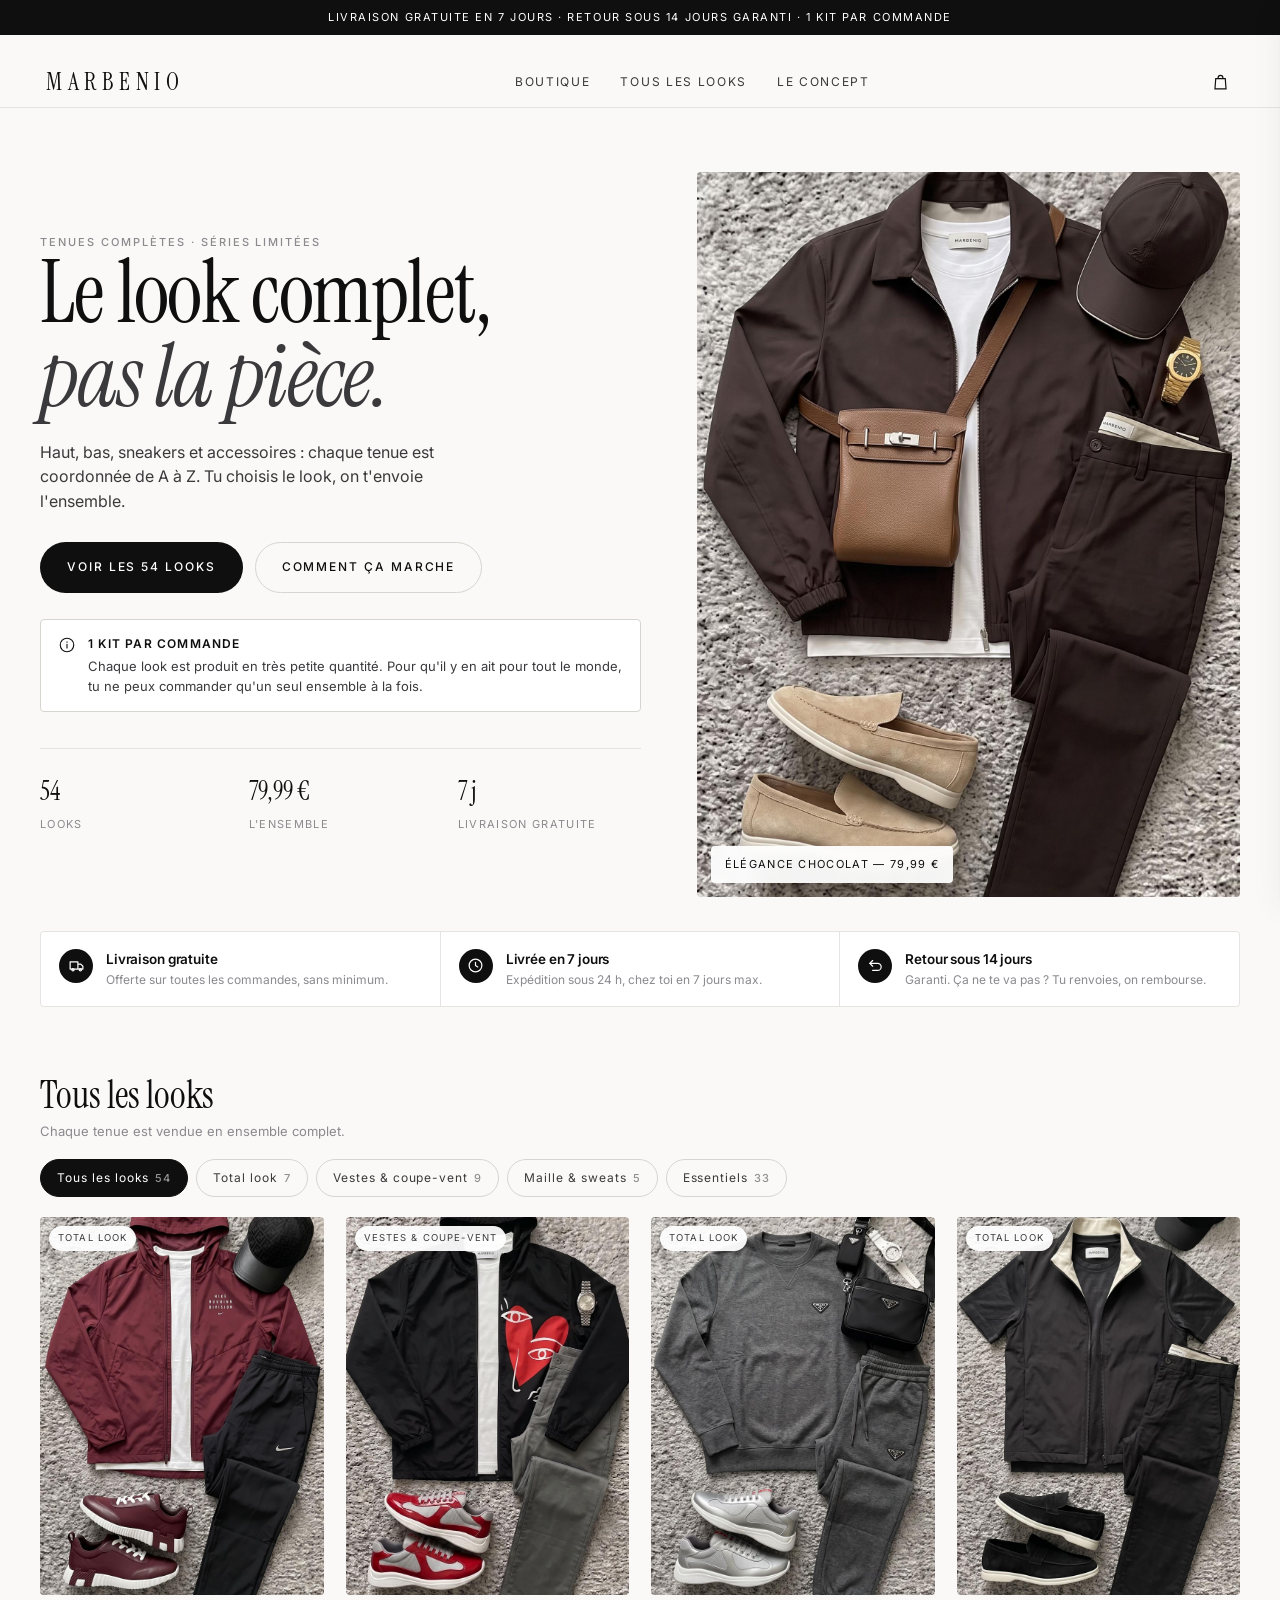
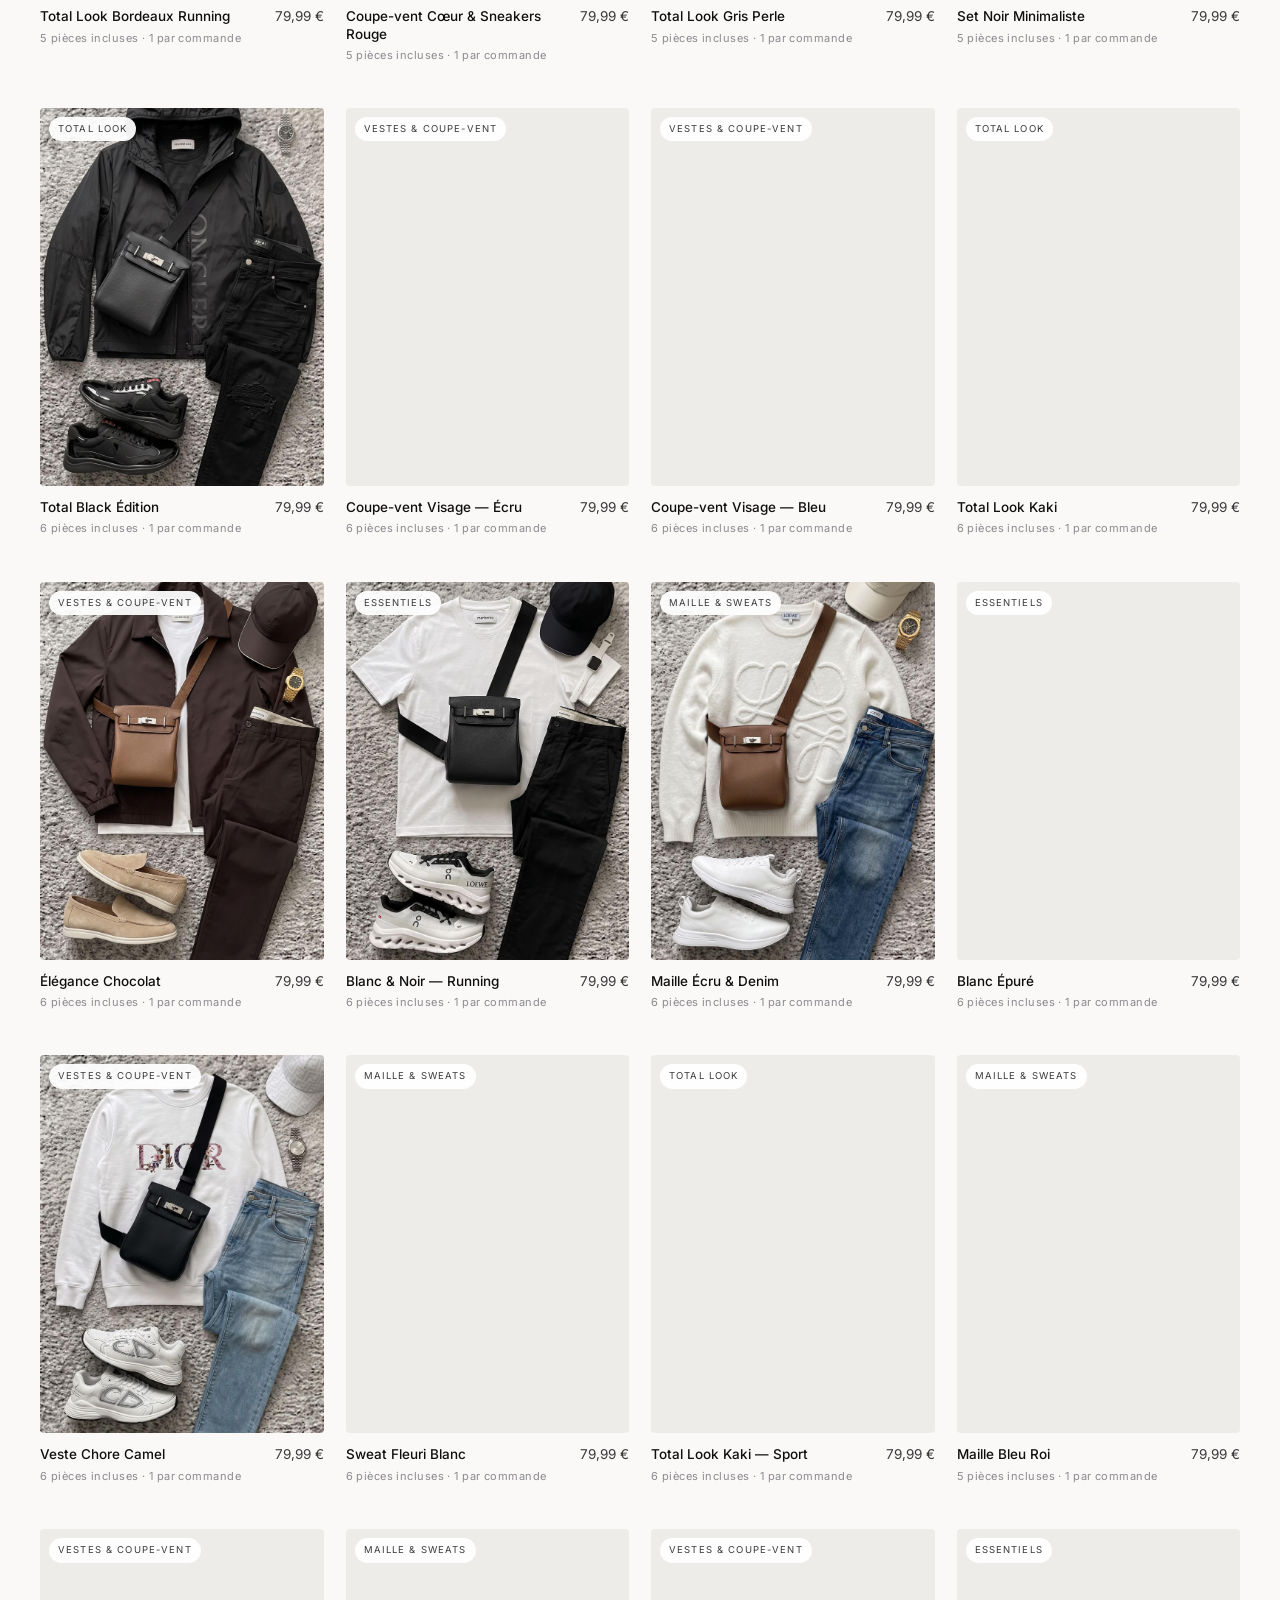
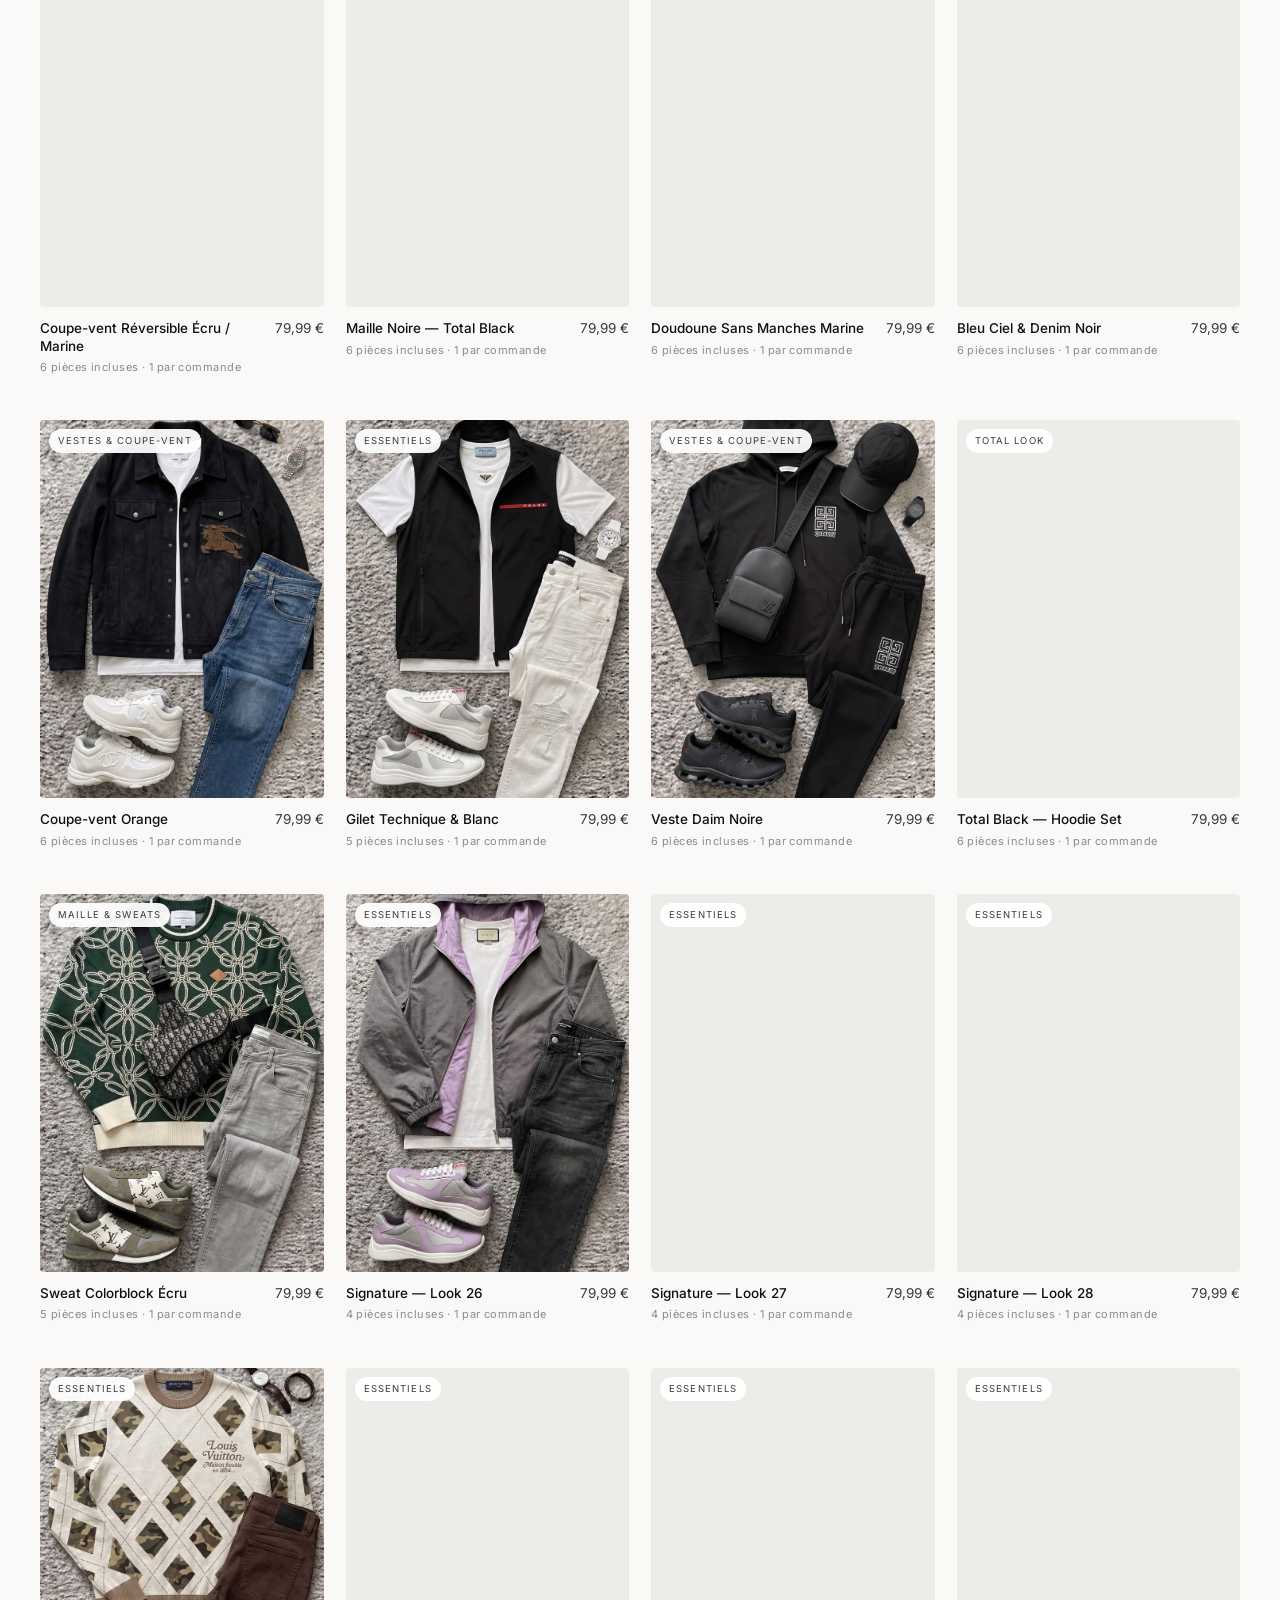
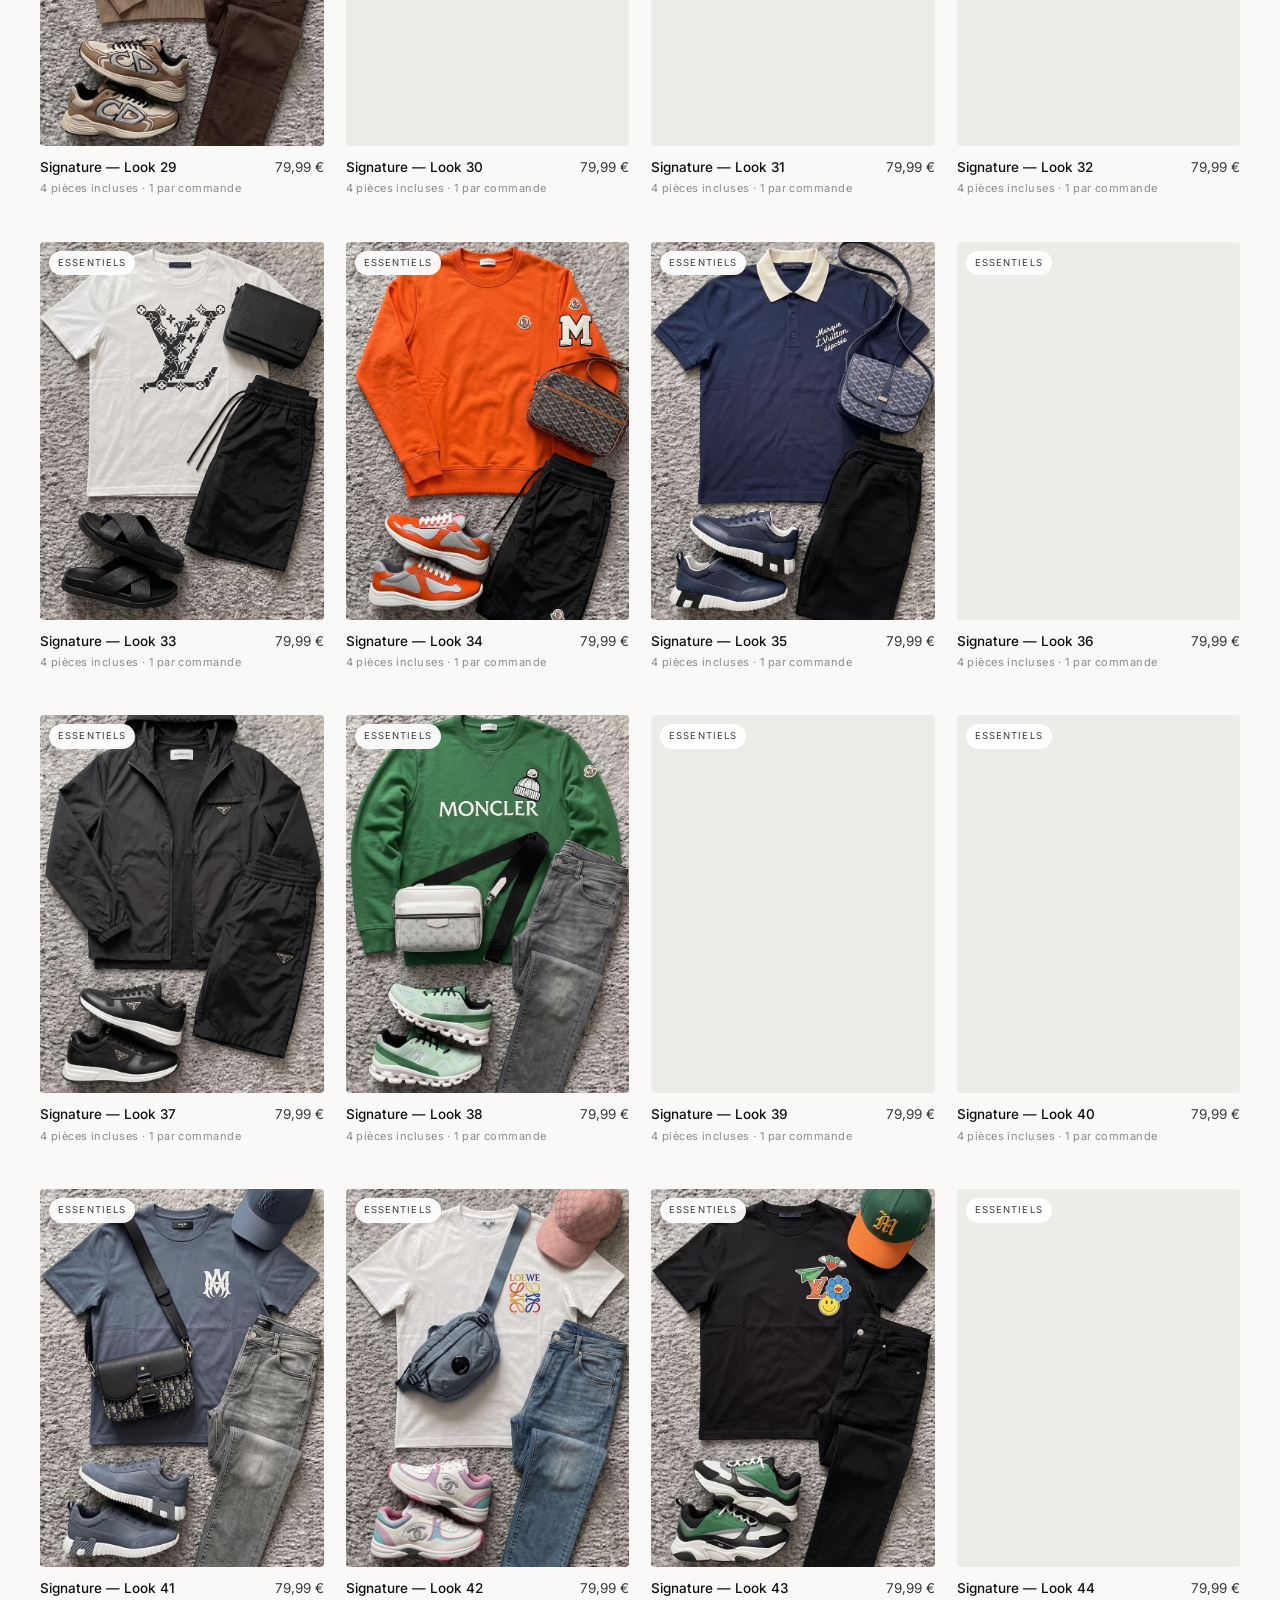
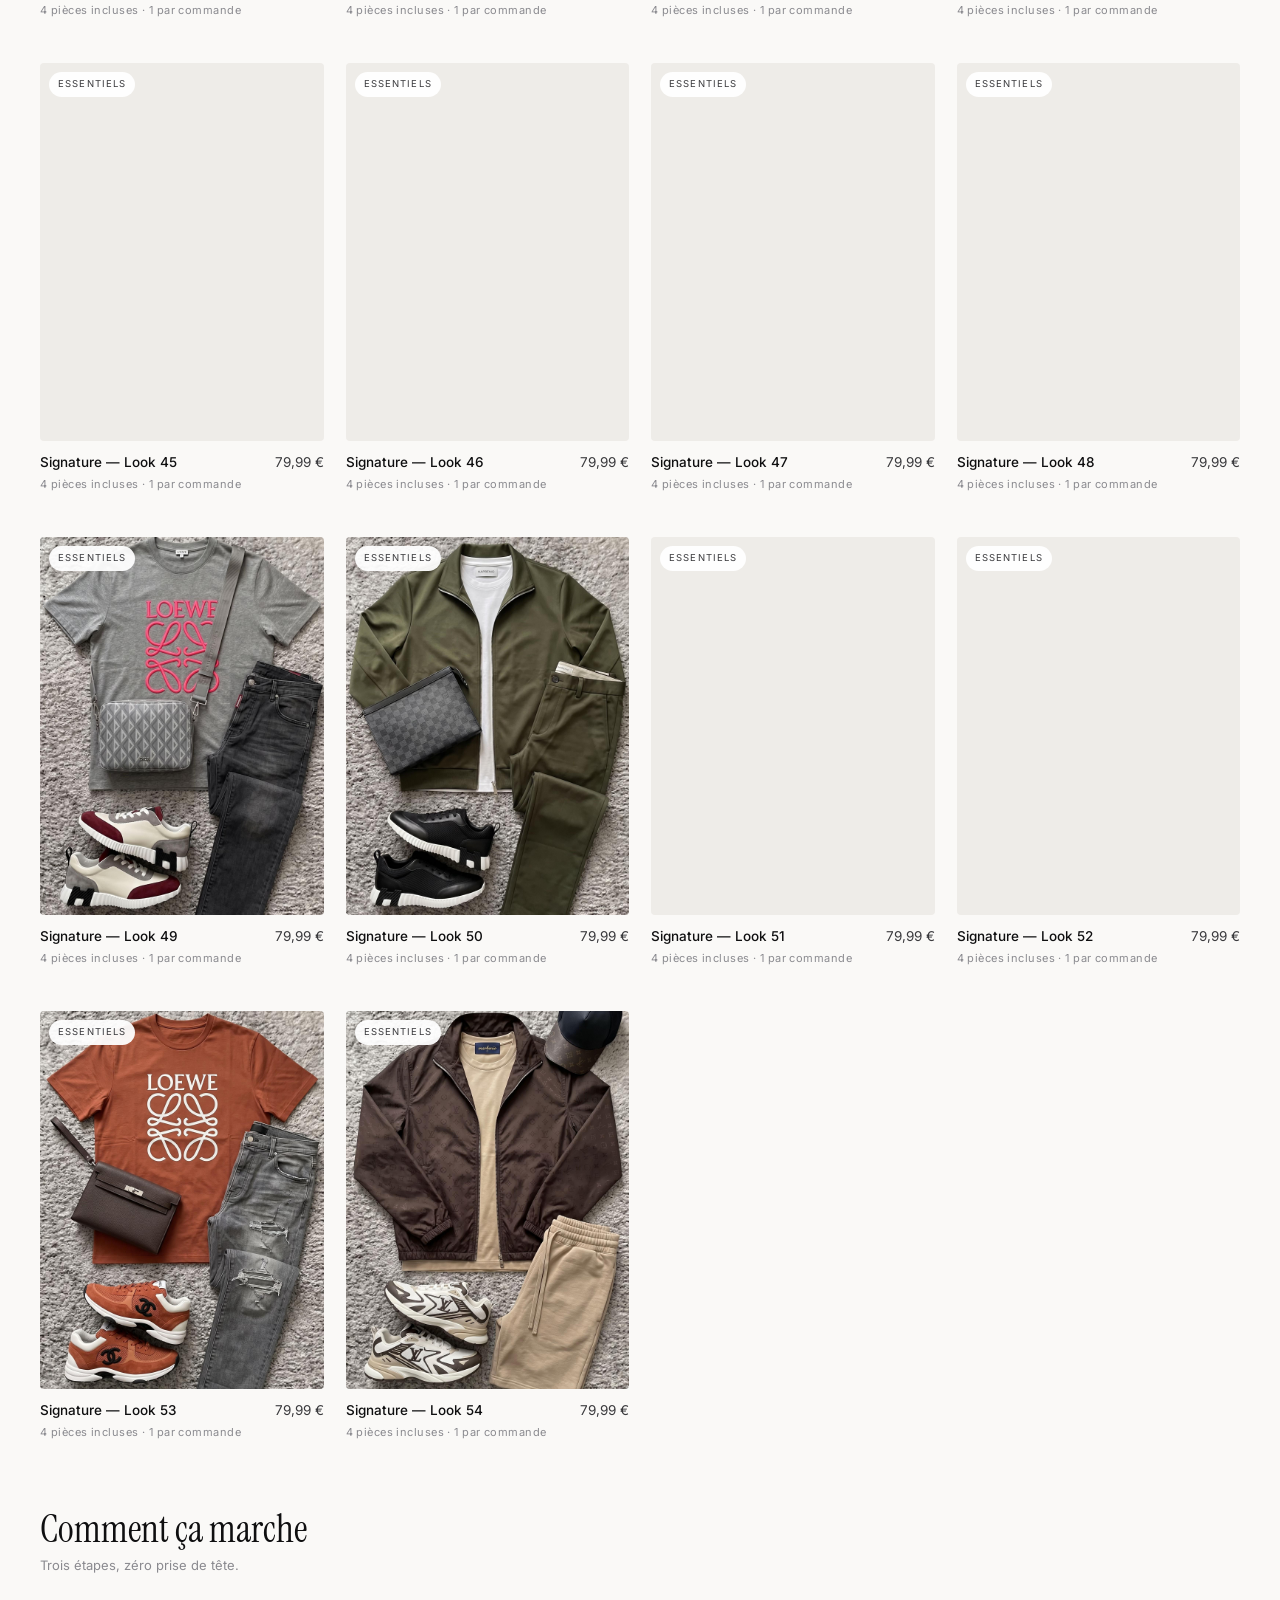
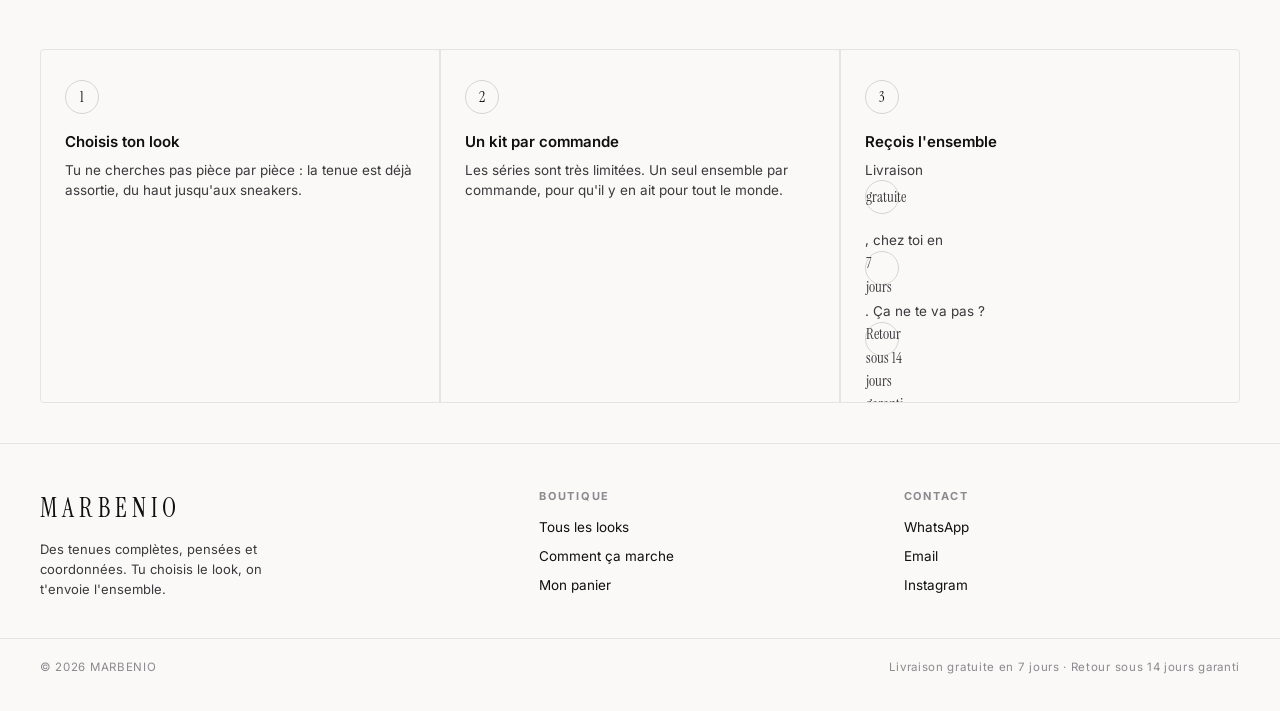
<file: index.html>
<!doctype html>
<html lang="fr">
<head>
<meta charset="utf-8">
<meta name="viewport" content="width=device-width, initial-scale=1, viewport-fit=cover">
<meta name="theme-color" content="#faf9f7">
<title>MARBENIO — Tenues complètes prêtes à porter</title>
<meta name="description" content="Des looks complets coordonnés de A à Z : haut, bas, sneakers et accessoires. Un prix, un ensemble.">

<link rel="preconnect" href="https://fonts.googleapis.com">
<link rel="preconnect" href="https://fonts.gstatic.com" crossorigin>
<link href="https://fonts.googleapis.com/css2?family=Inter:wght@400;500;600&family=Instrument+Serif:ital@0;1&display=swap" rel="stylesheet">
<link rel="stylesheet" href="styles.css">
</head>
<body>

<section class="hero" data-hero></section>

<main class="shell" id="looks">
  <div class="section-head reveal">
    <div>
      <h2>Tous les looks</h2>
      <p>Chaque tenue est vendue en ensemble complet.</p>
    </div>
  </div>

  <div class="filters" data-filters></div>
  <div class="grid" data-grid></div>

  <section id="concept">
    <div class="section-head reveal">
      <div>
        <h2>Comment ça marche</h2>
        <p>Trois étapes, zéro prise de tête.</p>
      </div>
    </div>
    <div class="steps reveal">
      <div class="step">
        <b>1</b>
        <h3>Choisis ton look</h3>
        <p>Tu ne cherches pas pièce par pièce : la tenue est déjà assortie, du haut jusqu'aux sneakers.</p>
      </div>
      <div class="step">
        <b>2</b>
        <h3>Un kit par commande</h3>
        <p>Les séries sont très limitées. Un seul ensemble par commande, pour qu'il y en ait pour tout le monde.</p>
      </div>
      <div class="step">
        <b>3</b>
        <h3>Reçois l'ensemble</h3>
        <p>Livraison <b>gratuite</b>, chez toi en <b>7 jours</b>. Ça ne te va pas ? <b>Retour sous 14 jours garanti.</b></p>
      </div>
    </div>
  </section>
</main>

<script src="data.js"></script>
<script src="app.js"></script>

<!-- Default Statcounter code for marbenio http://marbenio.site/index.html -->
<script type="text/javascript">
var sc_project=13353021;
var sc_invisible=1;
var sc_security="f0227135";
</script>
<script type="text/javascript"
src="https://www.statcounter.com/counter/counter.js" async></script>
<noscript><div class="statcounter"><a title="Web Analytics"
href="https://statcounter.com/" target="_blank"><img class="statcounter"
src="https://c.statcounter.com/13353021/0/f0227135/1/" alt="Web Analytics"
referrerPolicy="no-referrer-when-downgrade"></a></div></noscript>
<!-- End of Statcounter Code -->
</body>
</html>
</file>
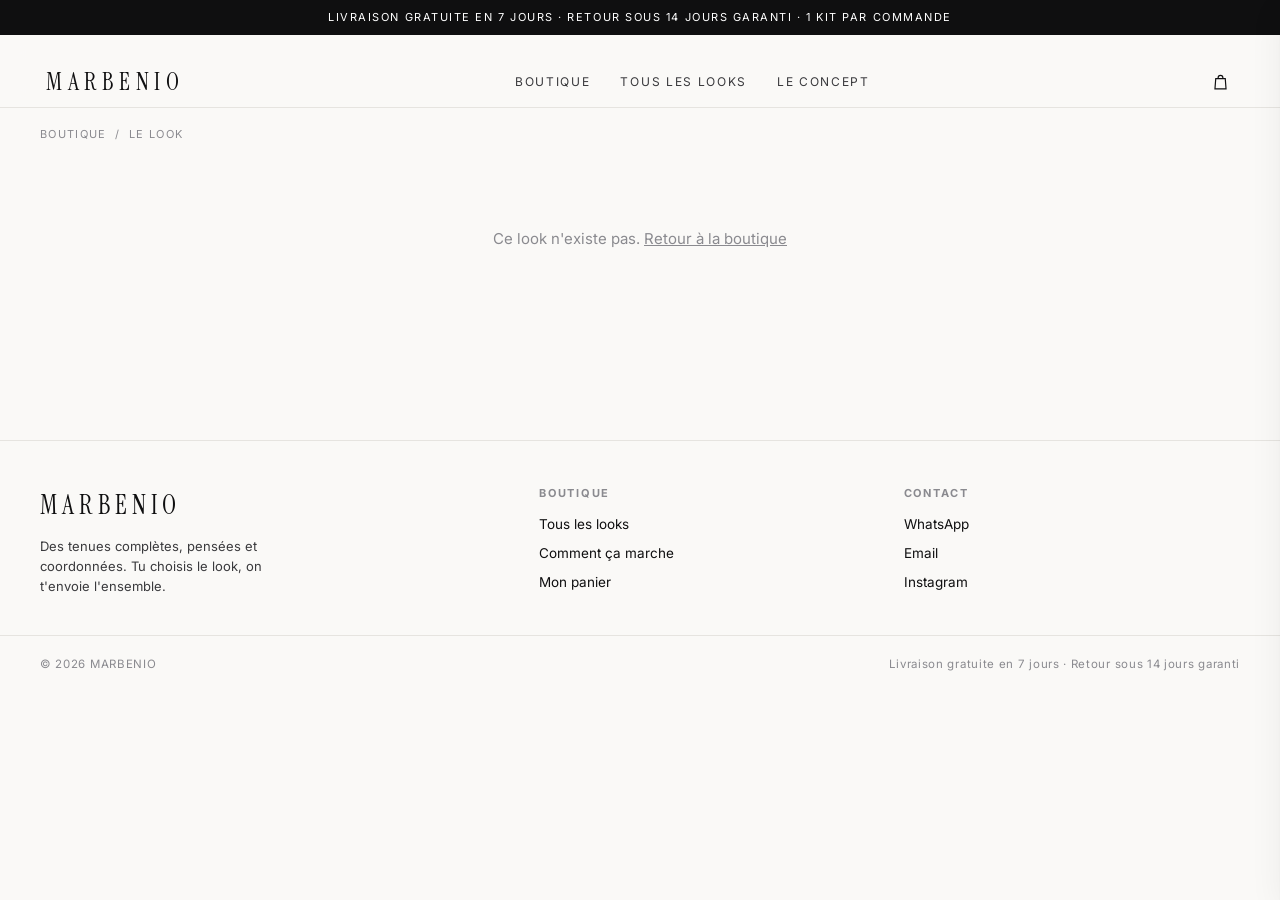
<file: outfit.html>
<!doctype html>
<html lang="fr">
<head>
<meta charset="utf-8">
<meta name="viewport" content="width=device-width, initial-scale=1, viewport-fit=cover">
<meta name="theme-color" content="#faf9f7">
<title>Look — MARBENIO</title>

<link rel="preconnect" href="https://fonts.googleapis.com">
<link rel="preconnect" href="https://fonts.gstatic.com" crossorigin>
<link href="https://fonts.googleapis.com/css2?family=Inter:wght@400;500;600&family=Instrument+Serif:ital@0;1&display=swap" rel="stylesheet">
<link rel="stylesheet" href="styles.css">
</head>
<body>

<div class="shell crumb">
  <a href="index.html">Boutique</a> &nbsp;/&nbsp; <span>Le look</span>
</div>

<main class="shell product" data-product></main>

<script src="data.js"></script>
<script src="app.js"></script>

<!-- Default Statcounter code for marbenio http://marbenio.site/index.html -->
<script type="text/javascript">
var sc_project=13353021;
var sc_invisible=1;
var sc_security="f0227135";
</script>
<script type="text/javascript"
src="https://www.statcounter.com/counter/counter.js" async></script>
<noscript><div class="statcounter"><a title="Web Analytics"
href="https://statcounter.com/" target="_blank"><img class="statcounter"
src="https://c.statcounter.com/13353021/0/f0227135/1/" alt="Web Analytics"
referrerPolicy="no-referrer-when-downgrade"></a></div></noscript>
<!-- End of Statcounter Code -->
</body>
</html>
</file>
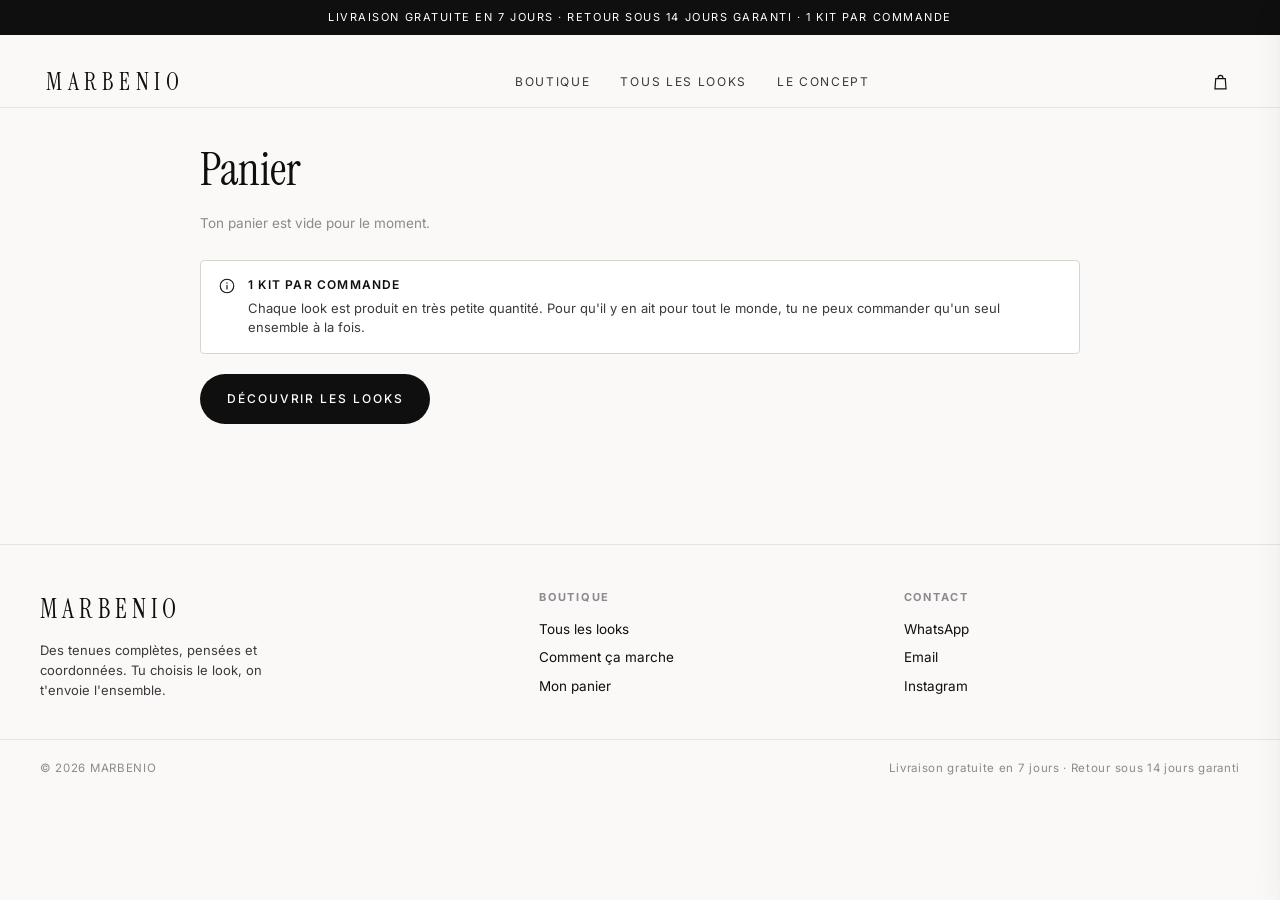
<file: panier.html>
<!doctype html>
<html lang="fr">
<head>
<meta charset="utf-8">
<meta name="viewport" content="width=device-width, initial-scale=1, viewport-fit=cover">
<meta name="theme-color" content="#faf9f7">
<title>Panier — MARBENIO</title>

<link rel="preconnect" href="https://fonts.googleapis.com">
<link rel="preconnect" href="https://fonts.gstatic.com" crossorigin>
<link href="https://fonts.googleapis.com/css2?family=Inter:wght@400;500;600&family=Instrument+Serif:ital@0;1&display=swap" rel="stylesheet">
<link rel="stylesheet" href="styles.css">
</head>
<body>

<main class="shell cartpage" data-cartpage></main>

<script src="data.js"></script>
<script src="app.js"></script>

<!-- Default Statcounter code for marbenio http://marbenio.site/index.html -->
<script type="text/javascript">
var sc_project=13353021;
var sc_invisible=1;
var sc_security="f0227135";
</script>
<script type="text/javascript"
src="https://www.statcounter.com/counter/counter.js" async></script>
<noscript><div class="statcounter"><a title="Web Analytics"
href="https://statcounter.com/" target="_blank"><img class="statcounter"
src="https://c.statcounter.com/13353021/0/f0227135/1/" alt="Web Analytics"
referrerPolicy="no-referrer-when-downgrade"></a></div></noscript>
<!-- End of Statcounter Code -->
</body>
</html>
</file>
<file: styles.css>
/* ============================================================
   MARBENIO — feuille de style (mobile-first)
   ============================================================ */

:root{
  --bg:#faf9f7;
  --surface:#ffffff;
  --ink:#0f0f10;
  --ink-2:#3a3a3d;
  --muted:#8a8a8f;
  --line:#e6e4e0;
  --line-2:#d8d5d0;
  --accent:#0f0f10;
  --ok:#1c7a4a;

  --font:"Inter","Helvetica Neue",Helvetica,Arial,"Segoe UI",sans-serif;
  --display:"Instrument Serif","Times New Roman",Georgia,serif;

  --pad:16px;
  --maxw:1360px;
  --header-h:60px;
  --r:4px;
  --shadow:0 1px 2px rgba(15,15,16,.04), 0 8px 32px rgba(15,15,16,.06);
  --ease:cubic-bezier(.22,.61,.36,1);
}

@media (min-width:768px){ :root{ --pad:28px; --header-h:72px; } }
@media (min-width:1200px){ :root{ --pad:40px; } }

*,*::before,*::after{box-sizing:border-box}
html,body,h1,h2,h3,h4,p,ul,ol,li,figure,button{margin:0;padding:0}
ul,ol{list-style:none}
html{-webkit-text-size-adjust:100%;scroll-behavior:smooth}

body{
  font-family:var(--font);
  background:var(--bg);
  color:var(--ink);
  font-size:15px;
  line-height:1.55;
  -webkit-font-smoothing:antialiased;
  text-rendering:optimizeLegibility;
  overflow-x:hidden;
}
body.is-locked{overflow:hidden}

a{color:inherit;text-decoration:none}
img{display:block;width:100%;height:auto}
button{font:inherit;color:inherit;background:none;border:0;cursor:pointer}
:focus-visible{outline:2px solid var(--ink);outline-offset:3px}

.shell{max-width:var(--maxw);margin-inline:auto;padding-inline:var(--pad)}
.eyebrow{
  font-size:11px;letter-spacing:.18em;text-transform:uppercase;
  color:var(--muted);font-weight:500;
}
.sr{position:absolute;width:1px;height:1px;overflow:hidden;clip:rect(0 0 0 0);white-space:nowrap}

/* ---------------- Bandeau annonce ---------------- */
.announce{
  background:var(--ink);color:#fff;
  font-size:11px;letter-spacing:.14em;text-transform:uppercase;
  text-align:center;padding:9px var(--pad);
}

/* ---------------- Header ---------------- */
.header{
  position:sticky;top:0;z-index:60;
  background:rgba(250,249,247,.86);
  background:color-mix(in srgb, var(--bg) 88%, transparent);
  backdrop-filter:saturate(160%) blur(12px);
  -webkit-backdrop-filter:saturate(160%) blur(12px);
  border-bottom:1px solid var(--line);
}
.header__in{
  max-width:var(--maxw);margin-inline:auto;
  height:var(--header-h);padding-inline:var(--pad);
  display:grid;grid-template-columns:1fr auto 1fr;align-items:center;gap:12px;
}
.brand{
  grid-column:2;justify-self:center;
  font-family:var(--display);
  font-size:22px;letter-spacing:.24em;text-transform:uppercase;
  padding-left:.24em; /* compense le letter-spacing */
  white-space:nowrap;
}
@media (min-width:900px){
  .header__in{grid-template-columns:auto 1fr auto}
  .brand{grid-column:1;justify-self:start;font-size:24px}
}
.nav{display:none}
@media (min-width:900px){
  .nav{
    display:flex;gap:30px;justify-self:center;
    font-size:12px;letter-spacing:.14em;text-transform:uppercase;
  }
  .nav a{color:var(--ink-2);position:relative;padding-block:4px;transition:color .2s}
  .nav a::after{
    content:"";position:absolute;left:0;right:0;bottom:0;height:1px;
    background:currentColor;transform:scaleX(0);transform-origin:left;
    transition:transform .3s var(--ease);
  }
  .nav a:hover{color:var(--ink)}
  .nav a:hover::after{transform:scaleX(1)}
}
.header__left{display:flex;align-items:center;gap:6px}
.header__right{display:flex;align-items:center;justify-content:flex-end;gap:4px}

.icon-btn{
  width:40px;height:40px;display:grid;place-items:center;
  border-radius:999px;transition:background .2s;
}
.icon-btn:hover{background:rgba(15,15,16,.06)}
.icon-btn svg{width:19px;height:19px;stroke:currentColor;fill:none;stroke-width:1.5}
@media (min-width:900px){ .burger{display:none} }

.cart-btn{position:relative}
.cart-btn .badge{
  position:absolute;top:4px;right:3px;
  min-width:17px;height:17px;padding:0 4px;
  background:var(--ink);color:#fff;border-radius:999px;
  font-size:10px;font-weight:600;line-height:17px;text-align:center;
  transform:scale(0);transition:transform .25s var(--ease);
}
.cart-btn .badge.on{transform:scale(1)}

/* ---------------- Menu mobile ---------------- */
.mobile-nav{
  position:fixed;inset:0;z-index:80;
  background:var(--bg);
  padding:calc(var(--header-h) + 24px) var(--pad) 40px;
  transform:translateX(-100%);transition:transform .4s var(--ease);
  display:flex;flex-direction:column;gap:4px;
}
.mobile-nav.open{transform:translateX(0)}
.mobile-nav a{
  font-family:var(--display);font-size:34px;line-height:1.35;
  border-bottom:1px solid var(--line);padding-block:14px;
}
.mobile-nav__close{position:absolute;top:12px;right:calc(var(--pad) - 8px)}
.mobile-nav__foot{margin-top:auto;font-size:12px;color:var(--muted);letter-spacing:.08em}

/* ---------------- Hero ---------------- */
.hero{padding-block:36px 8px}
.hero__grid{display:grid;gap:26px}
@media (min-width:900px){
  .hero{padding-block:64px 24px}
  .hero__grid{grid-template-columns:1.05fr .95fr;align-items:center;gap:56px}
}
.hero h1{
  font-family:var(--display);font-weight:400;
  font-size:clamp(42px,11vw,86px);line-height:.98;letter-spacing:-.02em;
}
.hero h1 em{font-style:italic;color:var(--ink-2)}
.hero p{
  margin-top:20px;color:var(--ink-2);font-size:16px;max-width:44ch;
}
.hero__cta{display:flex;flex-wrap:wrap;gap:12px;margin-top:28px}
.hero__stats{
  display:flex;gap:26px;margin-top:36px;padding-top:22px;border-top:1px solid var(--line);
}
.hero__stats div{flex:1}
.hero__stats b{display:block;font-family:var(--display);font-size:26px;font-weight:400}
.hero__stats span{font-size:11px;letter-spacing:.12em;text-transform:uppercase;color:var(--muted)}

/* ---------------- Bandeau garanties (livraison / retour) ---------------- */
.trust{
  display:grid;gap:1px;background:var(--line);
  border:1px solid var(--line);border-radius:var(--r);
  margin-top:34px;overflow:hidden;
}
@media (min-width:768px){ .trust{grid-template-columns:repeat(3,1fr)} }
.trust__item{
  display:flex;gap:13px;align-items:flex-start;
  background:var(--surface);padding:17px 18px;
}
.trust__icon{
  flex:none;display:grid;place-items:center;
  width:34px;height:34px;border-radius:999px;
  background:var(--ink);color:#fff;
}
.trust__icon svg{
  width:17px;height:17px;fill:none;stroke:currentColor;
  stroke-width:1.7;stroke-linecap:round;stroke-linejoin:round;
}
.trust__item b{
  display:block;font-size:13.5px;font-weight:600;letter-spacing:-.01em;margin-bottom:2px;
}
.trust__item > div span{display:block;font-size:12px;color:var(--muted);line-height:1.45}
/* Sur la fiche produit et le panier, un peu plus compact */
.product__info .trust,.cartpage .trust{margin-top:22px}

.hero__media{
  position:relative;border-radius:var(--r);overflow:hidden;background:#eeece8;
  aspect-ratio:4/5;
}
@media (min-width:900px){ .hero__media{aspect-ratio:3/4} }
.hero__media img{height:100%;object-fit:cover}
.hero__tag{
  position:absolute;left:14px;bottom:14px;
  background:rgba(255,255,255,.94);backdrop-filter:blur(6px);
  padding:10px 14px;border-radius:var(--r);
  font-size:11px;letter-spacing:.12em;text-transform:uppercase;
}

/* ---------------- Boutons ---------------- */
.btn{
  display:inline-flex;align-items:center;justify-content:center;gap:8px;
  padding:15px 26px;border-radius:999px;
  font-size:12px;letter-spacing:.16em;text-transform:uppercase;font-weight:500;
  transition:transform .18s var(--ease), background .2s, color .2s, border-color .2s;
  border:1px solid transparent;white-space:nowrap;
}
.btn:active{transform:scale(.98)}
.btn--solid{background:var(--ink);color:#fff}
.btn--solid:hover{background:#26262a}
.btn--ghost{border-color:var(--line-2);color:var(--ink)}
.btn--ghost:hover{border-color:var(--ink);background:var(--ink);color:#fff}
.btn--block{width:100%}
.btn[disabled]{opacity:.35;pointer-events:none}

/* ---------------- Barre de section ---------------- */
.section-head{
  display:flex;align-items:flex-end;justify-content:space-between;gap:16px;
  padding-top:44px;padding-bottom:18px;
}
.section-head h2{font-family:var(--display);font-weight:400;font-size:clamp(26px,5vw,38px);line-height:1.1}
.section-head p{color:var(--muted);font-size:13px;margin-top:4px}

/* Filtres — scroll horizontal sur mobile */
.filters{
  display:flex;gap:8px;overflow-x:auto;
  padding-bottom:20px;margin-inline:calc(var(--pad) * -1);
  padding-inline:var(--pad);
  scrollbar-width:none;-ms-overflow-style:none;
  scroll-snap-type:x proximity;
}
.filters::-webkit-scrollbar{display:none}
.chip{
  flex:0 0 auto;scroll-snap-align:start;
  padding:9px 16px;border:1px solid var(--line-2);border-radius:999px;
  font-size:12px;letter-spacing:.08em;color:var(--ink-2);
  transition:background .2s,color .2s,border-color .2s;
}
.chip:hover{border-color:var(--ink)}
.chip[aria-pressed="true"]{background:var(--ink);border-color:var(--ink);color:#fff}
.chip b{font-weight:500;opacity:.55;margin-left:6px;font-size:11px}

/* ---------------- Grille produits ---------------- */
.grid{
  display:grid;gap:26px 12px;
  grid-template-columns:repeat(2,1fr);
  padding-bottom:24px;
}
@media (min-width:640px){ .grid{grid-template-columns:repeat(3,1fr);gap:34px 18px} }
@media (min-width:1000px){ .grid{grid-template-columns:repeat(4,1fr);gap:44px 22px} }
@media (min-width:1400px){ .grid{grid-template-columns:repeat(5,1fr)} }

.card{display:flex;flex-direction:column;position:relative}
.card__figure{position:relative}
.card__media{
  position:relative;display:block;overflow:hidden;
  background:#eeece8;border-radius:var(--r);aspect-ratio:3/4;
}
.card__media img{
  height:100%;object-fit:cover;
  transition:transform .7s var(--ease), opacity .4s;
}
.card:hover .card__media img{transform:scale(1.05)}
.card__badge{
  position:absolute;top:9px;left:9px;
  background:rgba(255,255,255,.94);
  padding:5px 9px;border-radius:999px;
  font-size:9.5px;letter-spacing:.12em;text-transform:uppercase;color:var(--ink-2);
}
.card__out{
  position:absolute;inset:0;display:grid;place-items:center;
  background:rgba(250,249,247,.72);
  font-size:11px;letter-spacing:.2em;text-transform:uppercase;
}
.card__quick{
  position:absolute;left:9px;right:9px;bottom:9px;
  opacity:0;transform:translateY(8px);
  transition:opacity .28s var(--ease), transform .28s var(--ease);
}
@media (hover:hover) and (min-width:900px){
  .card:hover .card__quick{opacity:1;transform:translateY(0)}
}
@media (hover:none), (max-width:899px){
  .card__quick{position:static;opacity:1;transform:none;margin-top:10px}
}
.card__quick .btn{
  width:100%;padding:12px 14px;font-size:11px;
  background:rgba(255,255,255,.96);color:var(--ink);
  border:1px solid transparent;backdrop-filter:blur(6px);
}
.card__quick .btn:hover{background:var(--ink);color:#fff}
@media (hover:none), (max-width:899px){
  .card__quick .btn{background:transparent;border-color:var(--line-2)}
}
.card__body{padding-top:11px;display:flex;flex-direction:column;gap:3px}
.card__top{display:flex;justify-content:space-between;align-items:baseline;gap:10px}
.card__name{
  font-size:13.5px;font-weight:500;line-height:1.3;
  display:-webkit-box;-webkit-line-clamp:2;-webkit-box-orient:vertical;overflow:hidden;
}
.card__price{font-size:13.5px;white-space:nowrap;color:var(--ink-2)}
.card__count{font-size:11px;color:var(--muted);letter-spacing:.04em}

.empty{padding:60px 0;text-align:center;color:var(--muted)}

/* ---------------- Section "Comment ça marche" ---------------- */
.steps{
  display:grid;gap:2px;background:var(--line);
  border:1px solid var(--line);border-radius:var(--r);overflow:hidden;
  margin-block:56px 20px;
}
@media (min-width:768px){ .steps{grid-template-columns:repeat(3,1fr)} }
.step{background:var(--bg);padding:30px 24px}
.step b{
  display:block;font-family:var(--display);font-size:15px;
  width:34px;height:34px;border:1px solid var(--line-2);border-radius:999px;
  display:grid;place-items:center;margin-bottom:16px;font-weight:400;
}
.step h3{font-size:15px;font-weight:600;margin-bottom:6px}
.step p{font-size:13.5px;color:var(--ink-2);line-height:1.55}

/* ---------------- Page produit ---------------- */
.crumb{
  padding-top:18px;font-size:11px;letter-spacing:.12em;text-transform:uppercase;color:var(--muted);
}
.crumb a:hover{color:var(--ink)}
.product{display:grid;gap:24px;padding-block:18px 40px}
@media (min-width:900px){
  .product{grid-template-columns:1fr 1fr;gap:56px;padding-block:24px 90px;align-items:start}
}
@media (min-width:1200px){ .product{grid-template-columns:1.1fr .9fr;gap:72px} }

.product__media{
  border-radius:var(--r);overflow:hidden;background:#eeece8;aspect-ratio:3/4;
  margin-inline:calc(var(--pad) * -1);border-radius:0;
}
@media (min-width:640px){ .product__media{margin-inline:0;border-radius:var(--r)} }
.product__media img{height:100%;object-fit:cover}
@media (min-width:900px){ .product__info{position:sticky;top:calc(var(--header-h) + 28px)} }

.product__tag{margin-bottom:12px}
.product__info h1{
  font-family:var(--display);font-weight:400;
  font-size:clamp(30px,7vw,48px);line-height:1.05;letter-spacing:-.01em;
}
.product__price{
  display:flex;align-items:baseline;gap:10px;flex-wrap:wrap;
  margin-top:14px;font-size:22px;
}
.product__price span{font-size:12.5px;color:var(--muted);letter-spacing:.04em}
.product__desc{margin-top:16px;color:var(--ink-2);font-size:15px;max-width:52ch}

.pieces{margin-top:26px;border-top:1px solid var(--line)}
.pieces li{
  display:flex;align-items:center;gap:12px;
  padding:13px 2px;border-bottom:1px solid var(--line);font-size:14px;
}
.pieces li::before{
  content:"";width:5px;height:5px;border-radius:999px;background:var(--ink);flex:0 0 auto;
}
.pieces__title{
  display:flex;justify-content:space-between;align-items:baseline;
  padding:14px 2px 10px;font-size:11px;letter-spacing:.16em;text-transform:uppercase;color:var(--muted);
}

.product__actions{margin-top:26px;display:flex;flex-direction:column;gap:10px}
.product__note{
  margin-top:16px;font-size:12.5px;color:var(--muted);
  display:flex;flex-direction:column;gap:7px;
}
.product__note div{display:flex;gap:9px;align-items:flex-start}
.product__note svg{width:15px;height:15px;flex:0 0 auto;margin-top:2px;stroke:currentColor;fill:none;stroke-width:1.5}

/* Barre d'achat collée en bas sur mobile */
.buybar{
  position:fixed;left:0;right:0;bottom:0;z-index:55;
  display:flex;align-items:center;gap:12px;
  padding:10px var(--pad) calc(10px + env(safe-area-inset-bottom));
  background:rgba(250,249,247,.92);
  background:color-mix(in srgb, var(--bg) 92%, transparent);
  backdrop-filter:blur(12px);border-top:1px solid var(--line);
  transform:translateY(110%);transition:transform .35s var(--ease);
}
.buybar.on{transform:translateY(0)}
.buybar__price{font-size:15px;font-weight:600;white-space:nowrap}
.buybar .btn{flex:1;padding-block:14px}
@media (min-width:900px){ .buybar{display:none} }

/* ---------------- Panier (tiroir) ---------------- */
.overlay{
  position:fixed;inset:0;z-index:90;background:rgba(15,15,16,.34);
  opacity:0;pointer-events:none;transition:opacity .35s var(--ease);
}
.overlay.on{opacity:1;pointer-events:auto}

.drawer{
  position:fixed;top:0;right:0;bottom:0;z-index:95;
  width:min(440px,100%);
  background:var(--bg);border-left:1px solid var(--line);
  display:flex;flex-direction:column;
  transform:translateX(100%);transition:transform .4s var(--ease);
  box-shadow:var(--shadow);
}
.drawer.on{transform:translateX(0)}
.drawer__head{
  display:flex;align-items:center;justify-content:space-between;
  padding:18px var(--pad);border-bottom:1px solid var(--line);flex:0 0 auto;
}
.drawer__head h2{font-family:var(--display);font-weight:400;font-size:24px}
.drawer__body{flex:1;overflow-y:auto;padding-inline:var(--pad);-webkit-overflow-scrolling:touch}
.drawer__foot{
  flex:0 0 auto;border-top:1px solid var(--line);
  padding:18px var(--pad) calc(18px + env(safe-area-inset-bottom));
  display:flex;flex-direction:column;gap:12px;
}

.line{display:grid;grid-template-columns:74px 1fr;gap:14px;padding:18px 0;border-bottom:1px solid var(--line)}
.line img{width:74px;aspect-ratio:3/4;object-fit:cover;border-radius:var(--r);background:#eeece8}
.line__main{display:flex;flex-direction:column;gap:6px;min-width:0}
.line__name{font-size:13.5px;font-weight:500;line-height:1.35}
.line__price{font-size:12.5px;color:var(--muted)}
.line__row{display:flex;align-items:center;justify-content:space-between;gap:10px;margin-top:auto}
.qty{display:inline-flex;align-items:center;border:1px solid var(--line-2);border-radius:999px}
.qty button{width:30px;height:30px;display:grid;place-items:center;font-size:15px;color:var(--ink-2)}
.qty button:hover{color:var(--ink)}
.qty span{min-width:22px;text-align:center;font-size:13px}
.line__rm{font-size:11.5px;color:var(--muted);text-decoration:underline;text-underline-offset:3px}
.line__rm:hover{color:var(--ink)}

.totals{display:flex;flex-direction:column;gap:7px;font-size:13.5px}
.totals__row{display:flex;justify-content:space-between;color:var(--ink-2)}
.totals__row--big{
  font-size:17px;font-weight:600;color:var(--ink);
  padding-top:10px;border-top:1px solid var(--line);
}
.free-ship{font-size:12px;color:var(--ok)}

/* ---------------- Page panier ---------------- */
.cartpage{padding-block:26px 80px;max-width:960px;margin-inline:auto}
.cartpage h1{font-family:var(--display);font-weight:400;font-size:clamp(30px,7vw,46px);margin-bottom:8px}
.cartpage__sub{color:var(--muted);font-size:13.5px;margin-bottom:26px}
.cartpage .line{grid-template-columns:96px 1fr}
.cartpage .line img{width:96px}
.cartpage__foot{margin-top:26px;display:grid;gap:20px}
.cartpage__sep{text-align:center;font-size:12px;color:var(--muted);position:relative;margin-block:2px}
.cartpage__sep::before,.cartpage__sep::after{content:"";position:absolute;top:50%;width:38%;height:1px;background:var(--line)}
.cartpage__sep::before{left:0}.cartpage__sep::after{right:0}
@media (min-width:768px){ .cartpage__foot{grid-template-columns:1fr 340px;align-items:start} }
.summary{
  border:1px solid var(--line);border-radius:var(--r);padding:22px;background:var(--surface);
  display:flex;flex-direction:column;gap:14px;
}
.summary h3{font-size:12px;letter-spacing:.16em;text-transform:uppercase;color:var(--muted)}
.howto{font-size:13px;color:var(--ink-2);line-height:1.6}
.howto b{font-weight:600;color:var(--ink)}

/* ---------------- Encadré « 1 kit par commande » ---------------- */
.limite{
  display:flex;gap:12px;align-items:flex-start;
  margin-top:26px;padding:15px 17px;
  border:1px solid var(--line-2);border-radius:var(--r);
  background:var(--surface);
}
.limite svg{
  width:18px;height:18px;flex:0 0 auto;margin-top:1px;
  stroke:var(--ink);fill:none;stroke-width:1.5;stroke-linecap:round;
}
.limite b{
  display:block;font-size:12px;font-weight:600;
  letter-spacing:.1em;text-transform:uppercase;margin-bottom:4px;
}
.limite span{display:block;font-size:13px;color:var(--ink-2);line-height:1.5}
.limite--sm{margin-top:18px;padding:13px 14px;background:transparent}
.limite--sm span{font-size:12.5px}

.tagline{
  font-size:11px;letter-spacing:.12em;text-transform:uppercase;color:var(--muted);
  border:1px solid var(--line-2);border-radius:999px;padding:5px 11px;
}

/* ---------------- Toast ---------------- */
.toast{
  position:fixed;left:50%;bottom:22px;z-index:120;
  transform:translate(-50%,24px);
  background:var(--ink);color:#fff;
  padding:13px 20px;border-radius:999px;
  font-size:12.5px;letter-spacing:.03em;
  display:flex;align-items:center;gap:9px;
  opacity:0;pointer-events:none;transition:.3s var(--ease);
  max-width:calc(100vw - 32px);
  box-shadow:var(--shadow);
}
.toast.on{opacity:1;transform:translate(-50%,0)}
.toast svg{width:15px;height:15px;stroke:currentColor;fill:none;stroke-width:2}

/* ---------------- Footer ---------------- */
.footer{border-top:1px solid var(--line);margin-top:40px;padding-block:44px 34px}
.footer__grid{display:grid;gap:28px}
@media (min-width:768px){ .footer__grid{grid-template-columns:1.4fr 1fr 1fr} }
.footer__brand{font-family:var(--display);font-size:26px;letter-spacing:.2em;text-transform:uppercase}
.footer p{font-size:13px;color:var(--ink-2);margin-top:10px;max-width:34ch}
.footer h4{font-size:11px;letter-spacing:.16em;text-transform:uppercase;color:var(--muted);margin-bottom:12px}
.footer li{margin-bottom:8px;font-size:13.5px}
.footer li a:hover{text-decoration:underline;text-underline-offset:3px}
.footer__bar{
  margin-top:34px;padding-top:20px;border-top:1px solid var(--line);
  display:flex;flex-wrap:wrap;gap:8px;justify-content:space-between;
  font-size:11.5px;color:var(--muted);letter-spacing:.06em;
}

/* ---------------- Apparition au scroll ---------------- */
.reveal{opacity:0;transform:translateY(14px)}
.reveal.in{opacity:1;transform:none;transition:opacity .6s var(--ease), transform .6s var(--ease)}

@media (prefers-reduced-motion:reduce){
  *{animation:none !important;transition-duration:.01ms !important}
  .reveal{opacity:1;transform:none}
}
</file>
